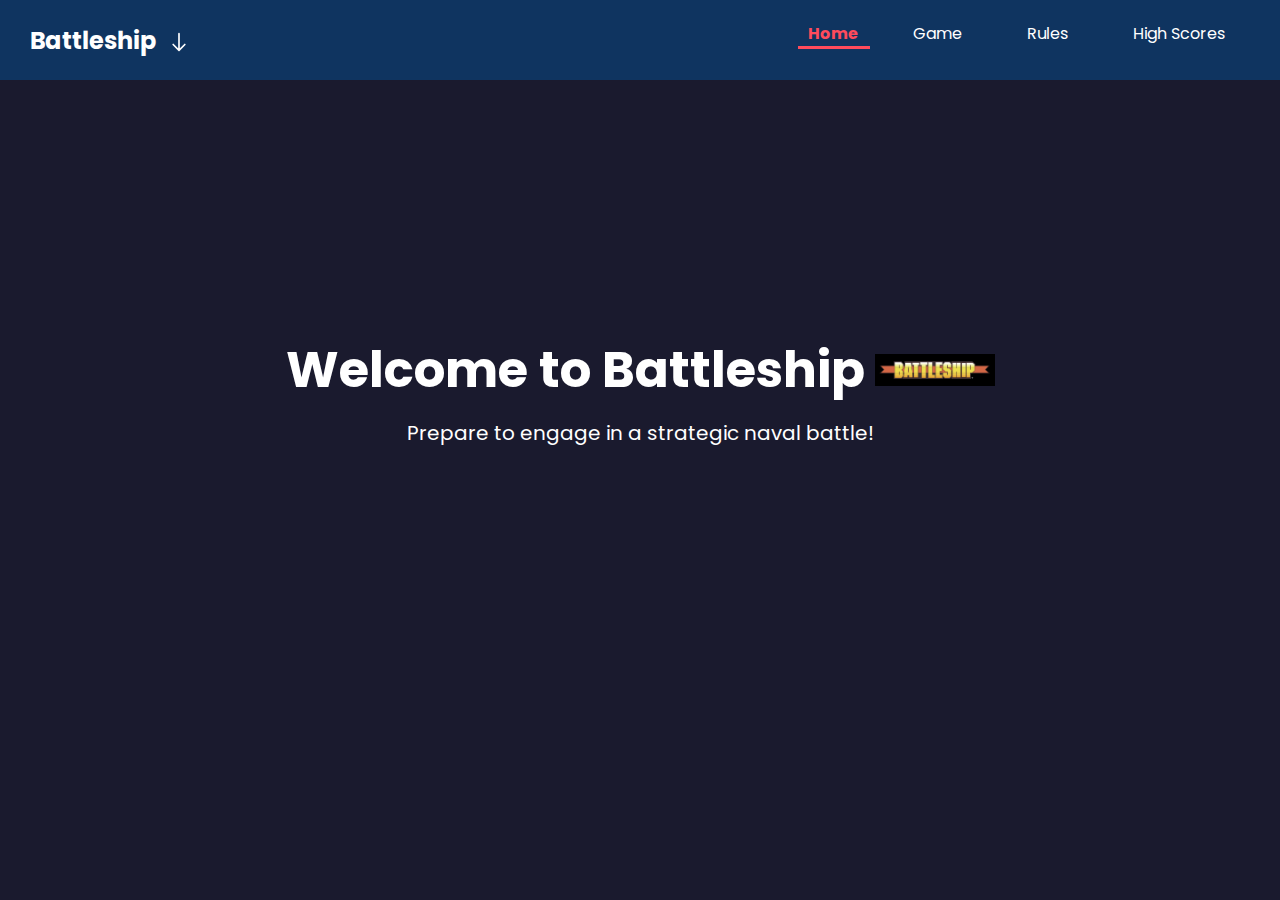
<file: index.html>
<!DOCTYPE html>
<html lang="en">
    <head>
        <meta charset="UTF-8">
        <title>BATTLESHIP</title>
        <meta name="viewport" content="width=device-width, initial-scale=1.0">
        <link rel="stylesheet" href="css/common.css">
        <link rel="stylesheet" href="css/home.css">
        <link href="https://fonts.googleapis.com/css2?family=Poppins:wght@400;700&display=swap" rel="stylesheet">
    </head>
<body>
    <header>
        <nav class="navbar">
            <h1 class="game-title">
                Battleship
                <svg width="30" height="30" viewBox="0 0 24 24" fill="none" stroke="currentColor" stroke-width="2" stroke-linecap="round" stroke-linejoin="round">
                    <path d="M12 2v20m-7-7 7 7 7-7" />
                </svg>
            </h1>
            <ul class="nav-links">
                <li><a href="index.html" class="active">Home</a></li>
                <li><a href="game/index.html">Game</a></li>
                <li><a href="rules/index.html">Rules</a></li>
                <li><a href="highscores/index.html">High Scores</a></li>
            </ul>
        </nav>
    </header>
    <main>
        <section class="section home">
            <h2>
                Welcome to Battleship
                <img src="assets/images/battleship_logo.png" alt="Battleship Logo" class="logo">
            </h2>
            <p>Prepare to engage in a strategic naval battle!</p>
        </section>
    </main>
</body>
</html>
</file>
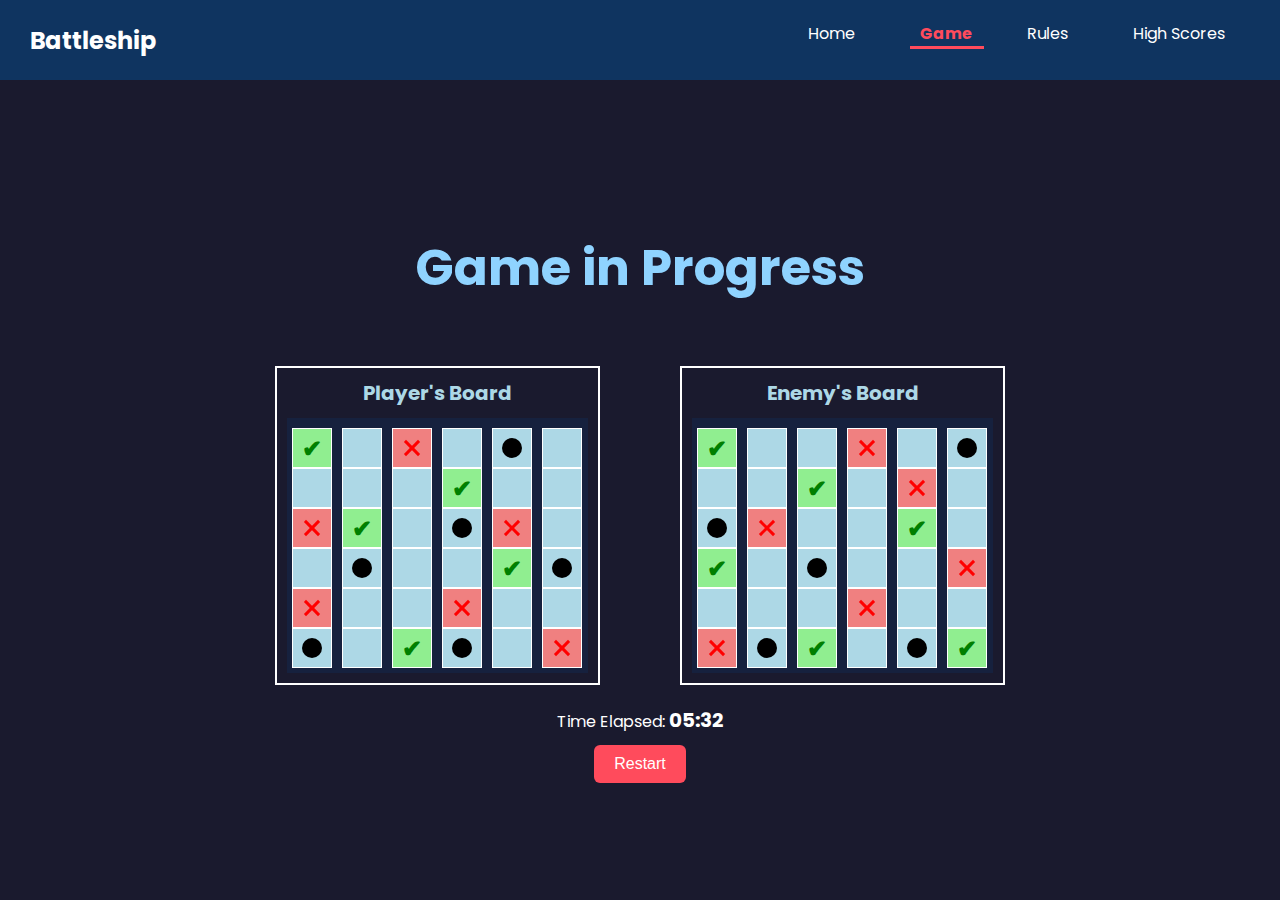
<file: game/index.html>
<!DOCTYPE html>
<html lang="en">
<head>
    <title>Game - Battleship</title>
    <link rel="stylesheet" href="../css/common.css">
    <link rel="stylesheet" href="styles.css">
    <link href="https://fonts.googleapis.com/css2?family=Poppins:wght@400;700&display=swap" rel="stylesheet">
</head>
<body>

    <header>
        <nav class="navbar">
            <h1 class="game-title">Battleship</h1>
            <ul class="nav-links">
                <li><a href="../index.html">Home</a></li>
                <li><a href="../game/" class="active">Game</a></li>
                <li><a href="../rules/">Rules</a></li>
                <li><a href="../highscores/">High Scores</a></li>
            </ul>
        </nav>
    </header>

    <main>
        <section class="game-container">
            <h3>Game in Progress</h3>
            
            <div class="boards">
                <!-- Player's Board -->
                <div class="board player-board">
                    <h5>Player's Board</h5>
                    <div class="grid">
                        <!-- Example Tiles for Player Board -->
                        <div class="tile hit"></div>
                        <div class="tile"></div>
                        <div class="tile miss"></div>
                        <div class="tile"></div>
                        <div class="tile ship"></div>
                        <div class="tile"></div>
                        <div class="tile"></div>
                        <div class="tile"></div>
                        <div class="tile"></div>
                        <div class="tile hit"></div>
                        <div class="tile"></div>
                        <div class="tile"></div>
                        <div class="tile miss"></div>
                        <div class="tile hit"></div>
                        <div class="tile"></div>
                        <div class="tile ship"></div>
                        <div class="tile miss"></div>
                        <div class="tile"></div>
                        <div class="tile"></div>
                        <div class="tile ship"></div>
                        <div class="tile"></div>
                        <div class="tile"></div>
                        <div class="tile hit"></div>
                        <div class="tile ship"></div>
                        <div class="tile miss"></div>
                        <div class="tile"></div>
                        <div class="tile"></div>
                        <div class="tile miss"></div>
                        <div class="tile"></div>
                        <div class="tile"></div>
                        <div class="tile ship"></div>
                        <div class="tile"></div>
                        <div class="tile hit"></div>
                        <div class="tile ship"></div>
                        <div class="tile"></div>
                        <div class="tile miss"></div>
                    </div>
                </div>

                <!-- Enemy's Board -->
                <div class="board enemy-board">
                    <h5>Enemy's Board</h5>
                    <div class="grid">
                        <!-- Example Tiles for Enemy Board -->
                        <div class="tile hit"></div>
                        <div class="tile"></div>
                        <div class="tile"></div>
                        <div class="tile miss"></div>
                        <div class="tile"></div>
                        <div class="tile ship"></div>
                        <div class="tile"></div>
                        <div class="tile"></div>
                        <div class="tile hit"></div>
                        <div class="tile"></div>
                        <div class="tile miss"></div>
                        <div class="tile"></div>
                        <div class="tile ship"></div>
                        <div class="tile miss"></div>
                        <div class="tile"></div>
                        <div class="tile"></div>
                        <div class="tile hit"></div>
                        <div class="tile"></div>
                        <div class="tile hit"></div>
                        <div class="tile"></div>
                        <div class="tile ship"></div>
                        <div class="tile"></div>
                        <div class="tile"></div>
                        <div class="tile miss"></div>
                        <div class="tile"></div>
                        <div class="tile"></div>
                        <div class="tile"></div>
                        <div class="tile miss"></div>
                        <div class="tile"></div>
                        <div class="tile"></div>
                        <div class="tile miss"></div>
                        <div class="tile ship"></div>
                        <div class="tile hit"></div>
                        <div class="tile"></div>
                        <div class="tile ship"></div>
                        <div class="tile hit"></div>
                        
                    </div>
                </div>
            </div>

            <div class="game-controls">
                <p>Time Elapsed: <span class="mock-timer">05:32</span></p>
                <button class="restart-btn">Restart</button>
            </div>
        </section>
    </main>

</body>
</html>
</file>
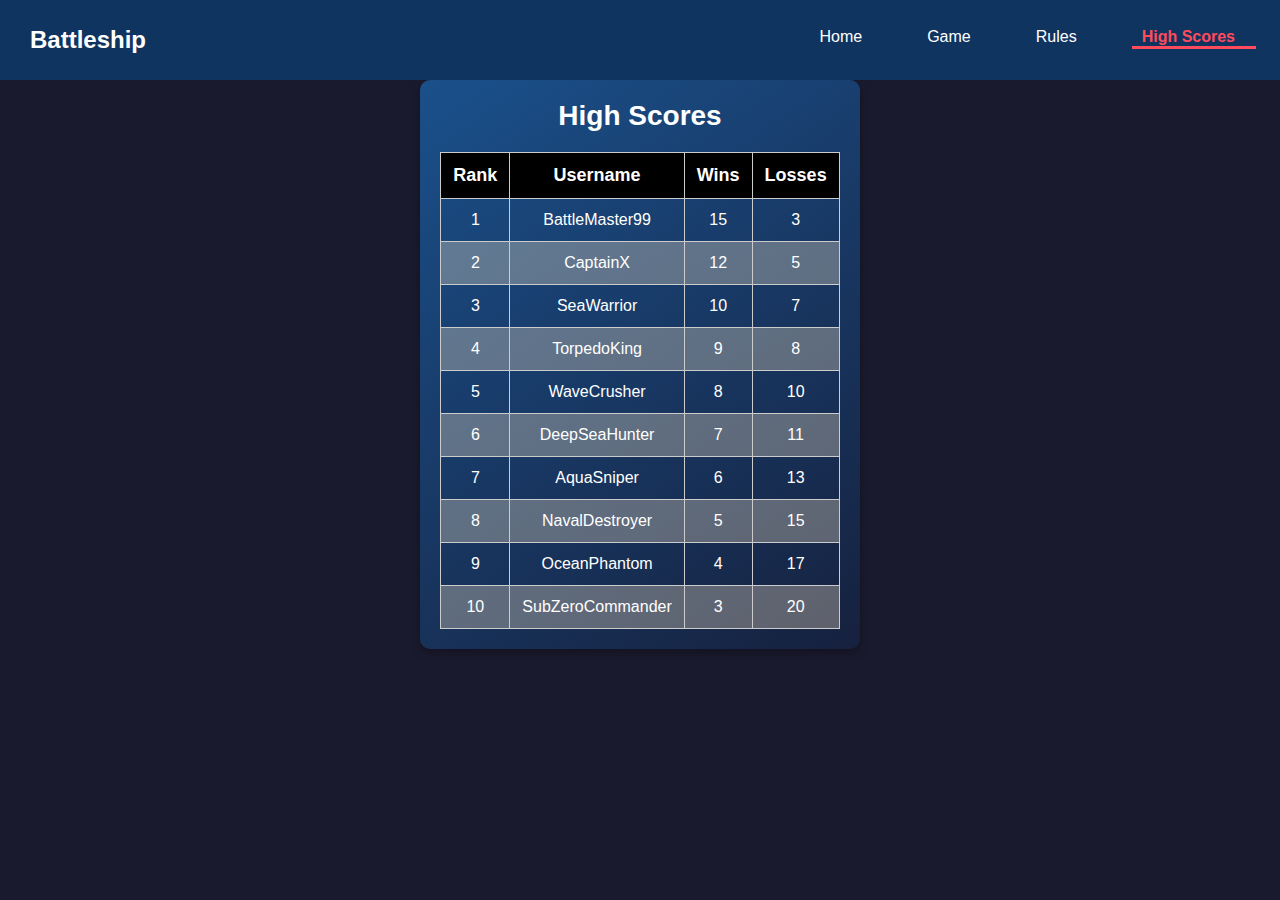
<file: highscores/index.html>
<!DOCTYPE html>
<html lang="en">
<head>
    <title>High Scores - Battleship</title>
    <link rel="stylesheet" href="../css/common.css">
    <link rel="stylesheet" href="styles.css">
</head>
<body>
    <header>
        <nav class="navbar">
            <h1 class="game-title">Battleship</h1>
            <ul class="nav-links">
                <li><a href="../index.html">Home</a></li>
                <li><a href="../game/">Game</a></li>
                <li><a href="../rules/">Rules</a></li>
                <li><a href="../highscores/" class="active">High Scores</a></li>
            </ul>
        </nav>
    </header>

    <main>
        <section class="highscores-container">
            <h2>High Scores</h2>
            <table class="highscores-table">
                <thead>
                    <tr>
                        <th>Rank</th>
                        <th>Username</th>
                        <th>Wins</th>
                        <th>Losses</th>
                    </tr>
                </thead>
                <tbody>
                    <tr>
                        <td>1</td>
                        <td>BattleMaster99</td>
                        <td>15</td>
                        <td>3</td>
                    </tr>
                    <tr>
                        <td>2</td>
                        <td>CaptainX</td>
                        <td>12</td>
                        <td>5</td>
                    </tr>
                    <tr>
                        <td>3</td>
                        <td>SeaWarrior</td>
                        <td>10</td>
                        <td>7</td>
                    </tr>
                    <tr>
                        <td>4</td>
                        <td>TorpedoKing</td>
                        <td>9</td>
                        <td>8</td>
                    </tr>
                    <tr>
                        <td>5</td>
                        <td>WaveCrusher</td>
                        <td>8</td>
                        <td>10</td>
                    </tr>
                    <tr>
                        <td>6</td>
                        <td>DeepSeaHunter</td>
                        <td>7</td>
                        <td>11</td>
                    </tr>
                    <tr>
                        <td>7</td>
                        <td>AquaSniper</td>
                        <td>6</td>
                        <td>13</td>
                    </tr>
                    <tr>
                        <td>8</td>
                        <td>NavalDestroyer</td>
                        <td>5</td>
                        <td>15</td>
                    </tr>
                    <tr>
                        <td>9</td>
                        <td>OceanPhantom</td>
                        <td>4</td>
                        <td>17</td>
                    </tr>
                    <tr>
                        <td>10</td>
                        <td>SubZeroCommander</td>
                        <td>3</td>
                        <td>20</td>
                    </tr>
                </tbody>
            </table>
        </section>
    </main>
</body>
</html>
</file>
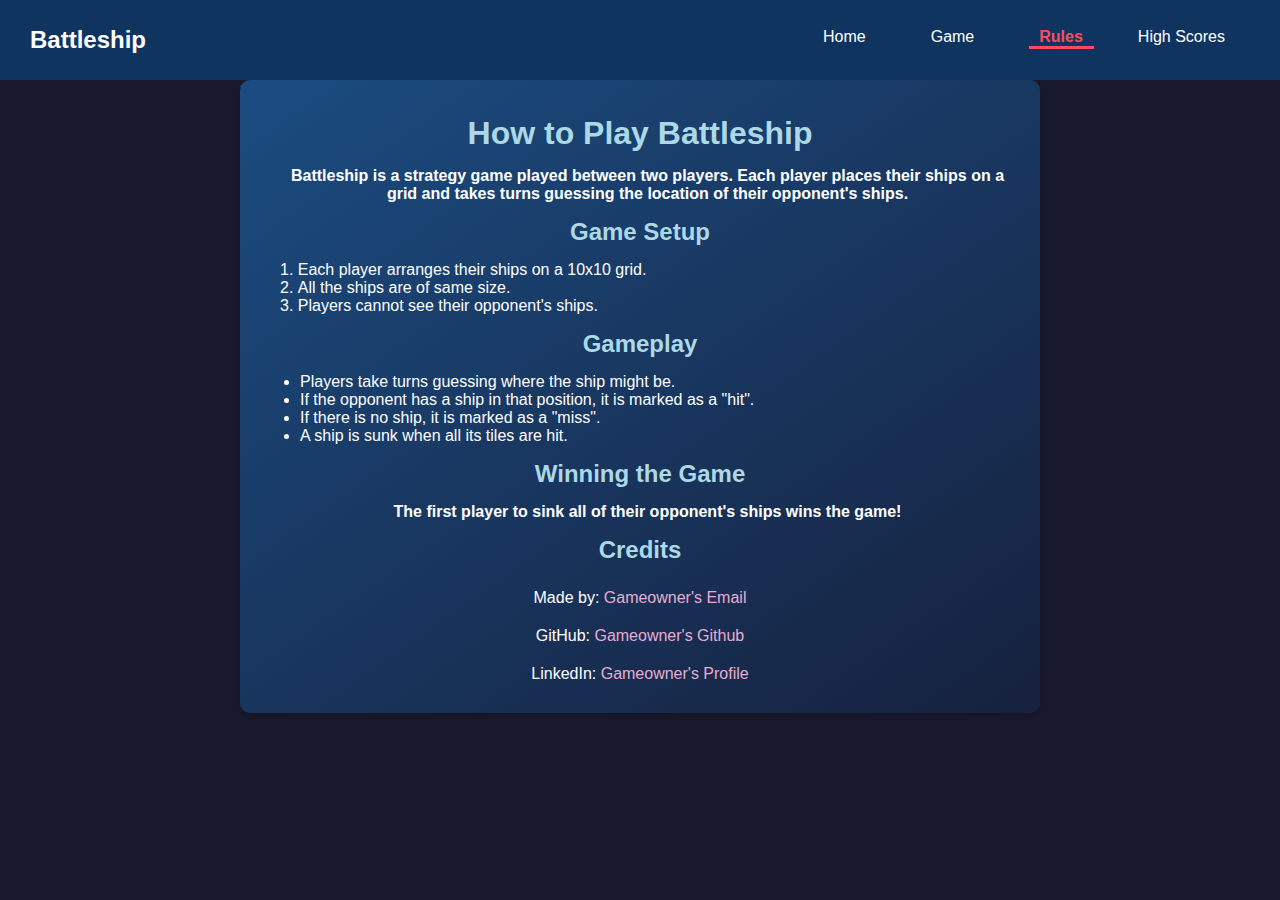
<file: rules/index.html>
<!DOCTYPE html>
<html lang="en">
<head>
    <title>Rules - Battleship</title>
    <link rel="stylesheet" href="../css/common.css">
    <link rel="stylesheet" href="styles.css">
</head>
<body>
    <header>
        <nav class="navbar">
            <h1 class="game-title">Battleship</h1>
            <ul class="nav-links">
                <li><a href="../index.html">Home</a></li>
                <li><a href="../game/">Game</a></li>
                <li><a href="../rules/" class="active">Rules</a></li>
                <li><a href="../highscores/">High Scores</a></li>
            </ul>
        </nav>
    </header>

    <main>
        <section class="rules-container">
            <h1>How to Play Battleship</h1>
            <h4>Battleship is a strategy game played between two players. Each player places their ships on a grid and takes turns guessing the location of their opponent's ships.</h4>
            
            <h2>Game Setup</h2>
            <ol>
                <li>Each player arranges their ships on a 10x10 grid.</li>
                <li>All the ships are of same size.</li>
                <li>Players cannot see their opponent's ships.</li>
            </ol>
            
            <h2>Gameplay</h2>
            <ul>
               <li>Players take turns guessing where the ship might be.</li>
               <li>If the opponent has a ship in that position, it is marked as a "hit".</li> 
               <li>If there is no ship, it is marked as a "miss".</li>
               <li>A ship is sunk when all its tiles are hit.</li>
            </ul>
            
            <h2>Winning the Game</h2>
            <h4>The first player to sink all of their opponent's ships wins the game!</h4>
            
            <div class="credits">
                <h2>Credits</h2>
                <span>Made by: <a href="mailto:your.email@example.com">Gameowner's Email</a></span>
                <span>GitHub: <a href="https://github.com/yourgithub" target="_blank">Gameowner's Github</a></span>
                <span>LinkedIn: <a href="https://linkedin.com/in/yourprofile" target="_blank">Gameowner's Profile</a></span>
            </div>
            
        </section>
    </main>
</body>
</html>
</file>
<file: css/common.css>
*{
    margin:0;
    padding:0;
    box-sizing:border-box;
}
main{
    margin-top:80px;
}
body{
    font-family: 'Poppins', sans-serif;
    background-color: #1a1a2e;
    color: white;
    text-align: center;
}

.navbar {
    background-color: #0f3460;
    padding: 10px;
    font-family: 'Poppins', sans-serif;
    display: flex;
    justify-content: space-between;
    align-items: center;
    position: fixed;
    width: 100%;
    height:80px;
    top: 0;
    left: 0;
    z-index: 1000;
}

.nav-links {
    list-style: none;
    display: flex;
    margin-right: 20px;
    padding:0;
    margin-top: 15px;
    gap: 15px;
}

.nav-links li {
    margin: 0 15px;
}

.nav-links a {
    color: white;
    text-decoration: none;
    padding: 5px 10px;
}
.nav-links a.active::after {
    content: "";
    display: block;
    height: 3px;
    background-color: #ff4b5c;
    width: 120%;
}


.nav-links li a:hover, 
.nav-links a.active {
    font-weight: bold;
    color: #ff4b5c;
}
.navbar .game-title {
    color: white;
    font-size: 24px;
    font-family: 'Poppins', sans-serif;
    margin-left: 20px;
    
}
.nav-links li a:hover{
    transform:scale(1.1);
    transition:transform 0.2s ease-in-out;
 }


::-webkit-scrollbar {
    width: 10px;
}

::-webkit-scrollbar-track {
    background: #1a1a2e; /* Dark navy background */
    border-radius: 10px;
}

::-webkit-scrollbar-thumb {
    background: #ff4b5c; /* Red scrollbar */
    border-radius: 10px;
}

::-webkit-scrollbar-thumb:hover {
    background: #ff1e3c; /* Darker red when hovered */
}


 @media (max-width: 480px) {
    .navbar {
        display: flex !important;
        align-items: center !important;
        justify-content: space-between !important;
        flex-wrap: nowrap !important;
        width: 100% !important;
        padding: 10px  15px !important;
        height:50px !important;
    }

    .game-title {
        font-size: 18px !important;
        margin: 0 !important;
        padding-left: 5px !important;
        display: flex;
        align-items: center; /* Ensures vertical alignment */
        gap: 2px; /* Adds spacing between text and SVG */
    }

    .nav-links {
        display: flex !important;
        flex-direction: row !important;
        gap: 5px !important;
        margin-left: auto !important;
        padding:0 !important;
    }
    .nav-links li {
        margin: 0 !important;
    }
    .nav-links a {
        font-size: 14px !important;
        padding: 5px 8px !important;
    }
    
}
</file>
<file: css/home.css>
/*Main content*/
main{
    padding:20px;
    text-align:center;
}
.game-title svg {
    color: white; 
    stroke:white;
    fill:none;
    width: 20px;
    height: 20px;
    vertical-align: middle;
    margin-left: 8px;
    display: inline-block; /* Ensures it doesn't disappear */
}

.home{
    color:white; /* Ensures text is visible on the background  */
    padding: 100px 20px; /* padding to have spacing around the text*/
    height: 600px; /* height of the home section*/
    width:100%;
    display:flex;
    flex-direction:column;
    justify-content:center; /* centers text vertically */
    align-items:center; /* centers text horizontally */
 }

.home h2{
    font-size:50px;
    margin-bottom: 10px;
    color:white;
    display: flex;
    align-items: center;
    justify-content: center;
    gap: 10px; /* Adds space between text and logo */
 }

.home p{
    font-size: 20px;
    color:white ;
    margin-bottom: 20px;
 }
 p {
    font-size: 18px;
    line-height: 1.5;
    color: white;
    margin-bottom: 15px;
    text-align: center;
}

 @media (max-width: 480px) {
    .home {
        padding: 50px 15px; 
        margin-top:80px;
    }

    .home h2 {
        font-size: 28px;
    }

    .home p {
        font-size: 16px;
    }
    .game-title svg {
        width: 18px;
        height: 18px;
        stroke: white;
        fill: none;
        vertical-align: middle; /* Ensures inline alignment */
    }
    .game-title {
        display: flex;
        align-items: center;
    }
    
}
.logo {
    width: 120px;  /* Adjust size */
    height: auto; /* Maintain aspect ratio */
    vertical-align: middle; /* Aligns with text */
    margin:0; 
}
.section {
    padding: 50px 20px;
    max-width: 800px;
    margin: auto;
    text-align: center;
}
</file>
<file: game/styles.css>
/* Game Section */
.game-container {
    padding: 80px 20px 40px;
}

body{
    font-family: 'Poppins', sans-serif;
}
.tile:hover {
    background-color: #66b3ff; 
    transform: scale(1.05);
    transition: all 0.2s ease-in-out;
}
h3 {
    color: #8fd3ff;
    font-size: 50px;
    text-align: center;
    margin:50px;
    margin-top: 70px;;
}

.boards {
    display: flex;
    justify-content: center;
    gap: 80px;
    margin-top: 60px;
    position:relative;
}

.board {
    border: 2px solid white;
    padding: 10px;
    width: 325px;
    text-align: center;
}

/* Board Titles */
.board h5 {
    color:lightblue; 
    font-size: 20px;
    font-weight: bold;
    margin-bottom: 10px;
}

/* Game Grid */
.grid {
    display: grid;
    grid-template-columns: repeat(6, 45px); /* 10x10 Grid */
    grid-template-rows: repeat(6, 35px);
    grid-gap: 5px; /* Space between tiles */
    background-color: #16213e;
    padding: 10px;
    padding-left: 5px;
}

/* Tiles */
.tile {
    width: 40px;
    height: 40px;
    background-color: lightblue;
    display: flex;
    align-items: center;
    justify-content: center;
    border: 1px solid white;
    cursor: pointer;
    transition: background-color 0.3s ease;
}

/* Player Board Styles */
.player-board .tile.ship{
    background-color: lightblue;
    position:relative;
}
.player-board .tile.ship::before {
    content: "";
    width: 20px;
    height: 20px;
    background-color: black;
    border-radius: 50%;
    position: absolute;
    top: 50%;
    left: 50%;
    transform: translate(-50%, -50%);
}

/* Red Miss Tiles for Player Board */
.player-board .tile.miss {
    background-color: lightcoral;
    position: relative;
}

.player-board .tile.miss::before,
.player-board .tile.miss::after {
    content: "";
    position: absolute;
    width: 20px;
    height: 3px;
    background-color: red;
    top: 50%;
    left: 50%;
    transform: translate(-50%, -50%) rotate(45deg);
}

.player-board .tile.miss::after {
    transform: translate(-50%, -50%) rotate(-45deg);
}

.player-board .tile.hit{
    background-color: lightgreen;
    position: relative;
}

.player-board .tile.hit::before {
    content: "✔";
    font-size: 24px;
    color: green;
    font-weight: bold;
}
/* Enemy Board Hit (✔) */
.enemy-board .tile.hit {
    background-color: lightgreen;
    position: relative;
}

.enemy-board .tile.hit::before {
    content: "✔";
    font-size: 24px;
    color: green;
    font-weight: bold;
}

/* Enemy Board Miss (X) */
.enemy-board .tile.miss {
    background-color: lightcoral;
    position: relative;
}

.enemy-board .tile.miss::before,
.enemy-board .tile.miss::after {
    content: "";
    position: absolute;
    width: 20px;
    height: 3px;
    background-color: red;
    top: 50%;
    left: 50%;
    transform: translate(-50%, -50%) rotate(45deg);
}

.enemy-board .tile.miss::after {
    transform: translate(-50%, -50%) rotate(-45deg);
}

.enemy-board .tile.ship{
    background-color: lightblue;
    position:relative;
}
.enemy-board .tile.ship::before {
    content: "";
    width: 20px;
    height: 20px;
    background-color: black;
    border-radius: 50%;
    position: absolute;
    top: 50%;
    left: 50%;
    transform: translate(-50%, -50%);
}

/* Game Controls */
.game-controls {
    margin-top: 20px;
}

.mock-timer {
    font-size: 20px;
    font-weight: bold;
    text-align: center;
    margin-bottom: 20px;
}

.restart-btn {
    margin-top: 10px;
    padding: 10px 20px;
    font-size: 16px;
    background-color: #ff4b5c;
    color: white;
    border-radius: 6px;
    border: none;
    cursor: pointer;
    transition: 0.3s;
}

.restart-btn:hover {
    background-color: #e94560;
    transform: scale(1.05);
}
@media (max-width: 480px) {
    .boards {
        flex-direction: column;
        align-items: center;
        gap: 20px;
        margin-top: 40px;
    }

    .grid {
        grid-template-columns: repeat(6, 35px); /* Smaller grid */
        grid-template-rows: repeat(6, 30px);
    }

    .tile {
        width: 30px;
        height: 30px;
    }
    .board{
        width:265px;
    }
    h3 {
        font-size: 32px;
    }
}
</file>
<file: highscores/styles.css>
body {
    display: flex;
    flex-direction: column;
    align-items: center;
}
.highscores-container {
    padding: 20px;
    max-width: 800px;
    margin-left: auto;
    margin-right: auto;
    background:linear-gradient(145deg, #1a508b, #16213e); /* Gradient for depth */
    border-radius: 10px;
    box-shadow: 0 4px 8px rgba(0, 0, 0, 0.3);
}
.highscores-table tr:hover {
    background-color: lightgrey;
    transition: 0.3s ease-in-out;
}

.highscores-table {
    width: 100%;
    border-collapse: collapse;
    margin-top: 20px;
}

.highscores-table th, .highscores-table td {
    border: 1px solid #ccc;
    padding: 12px;
    text-align: center;
}

.highscores-table th {
    background-color:#000000; /* Lighter shade of navy */
    font-size: 18px;
    font-weight: bold;
}
.highscores-container h2 {
    text-align: center;
    font-size: 28px;
    margin-bottom: 20px;
}

.highscores-table tr:nth-child(even) {
    background-color: rgba(255, 235, 205, 0.314);
}
@media (max-width: 480px) {
    .highscores-container {
        width: 95%;
        padding: 15px;
    }

    .highscores-table {
        font-size: 14px;
        overflow-x: auto;
        display: block; /* Allows scrolling */
        white-space: nowrap; /* Prevents text from wrapping */
    }

    .highscores-table th, 
    .highscores-table td {
        padding: 8px;
        font-size: 12px;
    }
}
</file>
<file: rules/styles.css>
.rules-container {
    padding-top: 20px;
    padding: 20px;
    max-width: 800px;
    margin-left: auto;
    margin-right: auto;
    background: linear-gradient(145deg, #1b4c81, #16213e);
    border-radius: 10px;
    box-shadow: 0 4px 8px rgba(0, 0, 0, 0.2);
}

h1,h2{
    color: lightblue;
    margin: 15px 0;
    font-weight: bold;
}
.rules-container h4{
    padding-left:15px;
}

ul {
    text-align: left;
    padding-left: 40px;
}
span{
    padding:10px;
}
.credits {
    display: flex;
    flex-direction: column;
    align-items: center;
    margin-top: 0px;
}

.credits span {
    margin-bottom: 0px;
}

a {
    color: rgb(230, 173, 209);
    text-decoration: none;
}

a:hover {
    color: red;
}
@media (max-width: 480px) {
    .rules-container {
        width: 95%;
        padding: 15px;
    }

    h1 {
        font-size: 24px;
    }

    h2 {
        font-size: 20px;
    }

    ul, ol {
        padding-left: 15px;
    }
    span{
        padding:5px;
    }
    .credits{
        text-align:center;
    }
}
ol {
    list-style-position: inside;
    display: flex;
    flex-direction: column; /* Makes the list items stack vertically */
    align-items: flex-start; /* Aligns the items to the left */
    padding-left: 0px;
}

ol li {
    margin-left: 20px; /* Optional: Adjust space between the numbers and the text */
}
</file>
